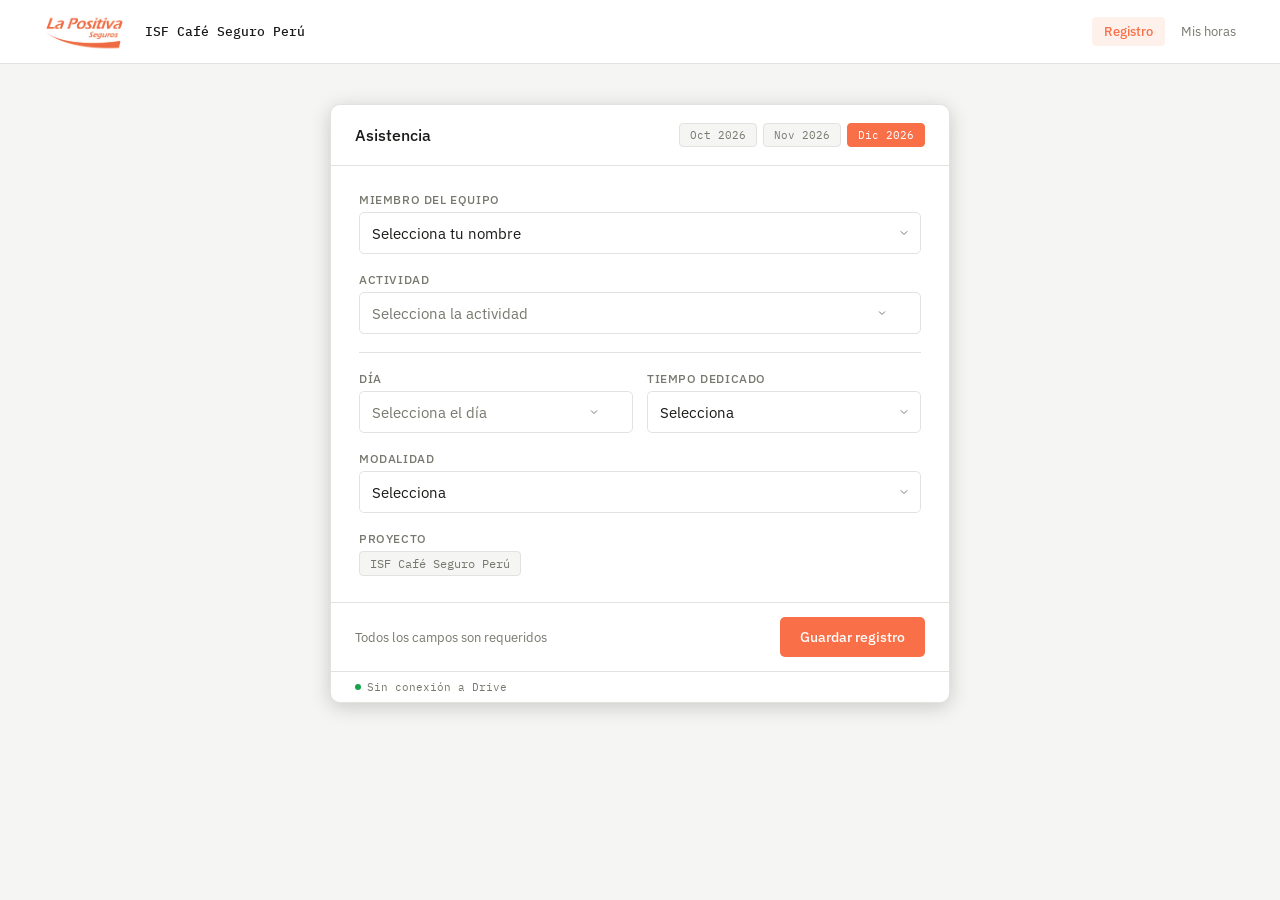
<file: index.html>
<!DOCTYPE html>
<html lang="es">
<head>
  <meta charset="UTF-8">
  <meta http-equiv="refresh" content="0; url=frontend/index.html">
  <title>ISF Peru — Timesheet</title>
</head>
<body>
  <p>Redirigiendo a <a href="frontend/index.html">frontend/index.html</a>…</p>
</body>
</html>
</file>
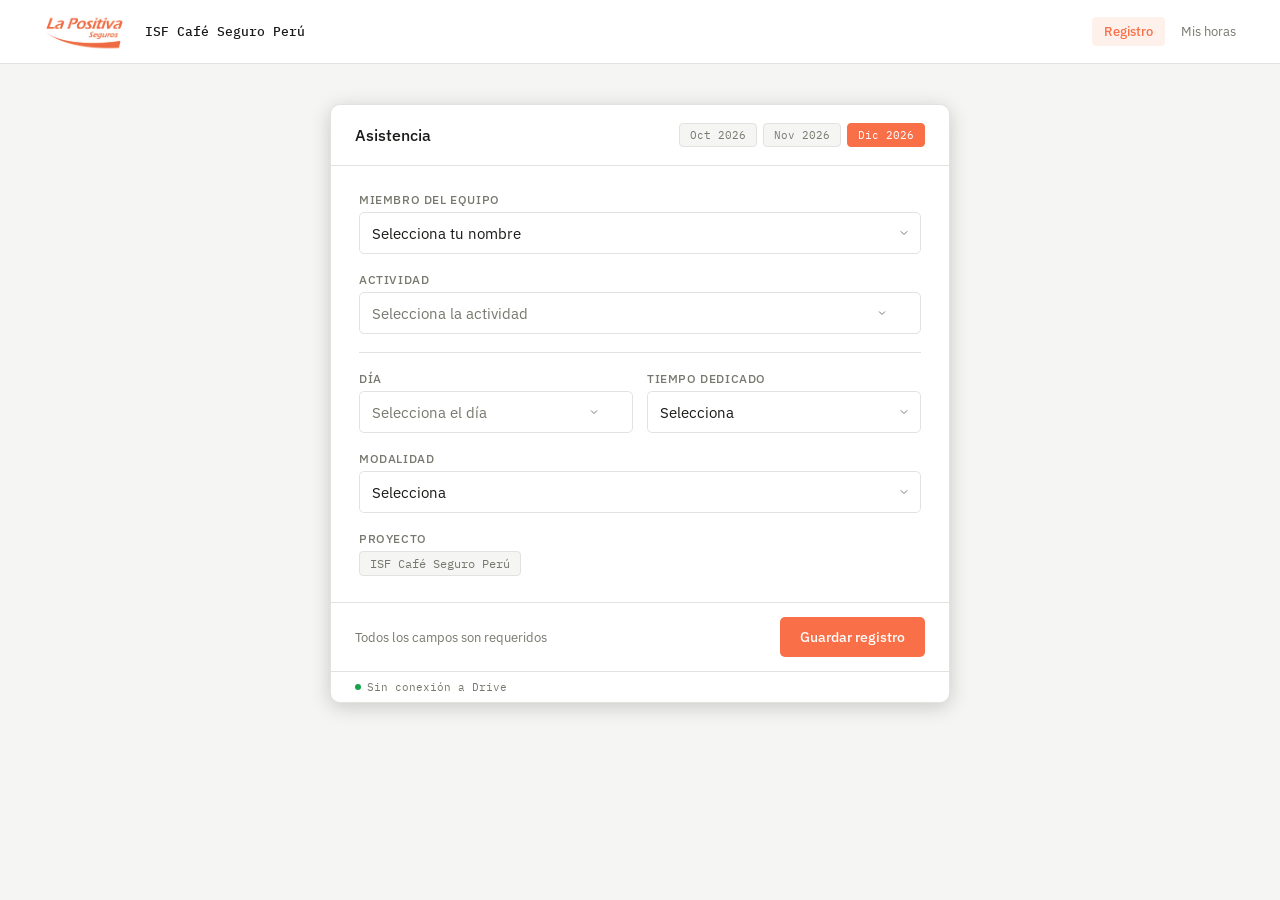
<file: frontend/index.html>
<!DOCTYPE html>
<html lang="es">
<head>
  <meta charset="UTF-8">
  <meta name="viewport" content="width=device-width, initial-scale=1.0">
  <title>ISF Peru — Registro de Participación</title>
  <link rel="icon" type="image/avif" href="img/logo-isf.avif">
  <link rel="icon" type="image/webp" href="img/logo-isf.webp">
  <link href="https://fonts.googleapis.com/css2?family=IBM+Plex+Mono:wght@400;500&family=IBM+Plex+Sans:wght@300;400;500&display=swap" rel="stylesheet">
  <link rel="stylesheet" href="css/styles.css">
  <script src="js/config.js"></script>
  <script src="js/pin-guard.js"></script>
</head>
<body>

<header>
  <a class="logo" href="#">
    <img src="img/logo_la_positiva.png" class="logo-img" alt="">
    ISF Café Seguro Perú
  </a>
  <nav>
    <a href="javascript:void(0)" onclick="location.href=ROUTES.asistencia" class="active">Registro</a>
    <a href="javascript:void(0)" onclick="location.href=ROUTES.horas">Mis horas</a>
  </nav>
</header>

<main>
  <div class="card">

    <div class="card-header">
      <span class="card-title">Asistencia</span>
      <div id="mes-chips" class="mes-chips"></div>
    </div>

    <form id="form-registro" novalidate>

      <div class="field">
        <label for="nombre">Miembro del equipo</label>
        <select id="nombre" name="nombre" required>
          <option value="">Selecciona tu nombre</option>
        </select>
      </div>

      <div class="field">
        <label>Actividad</label>
        <div id="actividad-trigger" class="select-trigger" tabindex="0">
          <span id="actividad-label">Selecciona la actividad</span>
          <svg width="12" height="12" viewBox="0 0 24 24" fill="none" stroke="#78786e" stroke-width="2"><polyline points="6 9 12 15 18 9"/></svg>
        </div>
        <input type="hidden" id="actividad" name="actividad">
        <div id="actividad-progreso" hidden style="margin-top:8px"></div>
      </div>

      <hr>

      <div class="field-row">
        <div class="field">
          <label>Día</label>
          <div id="dia-trigger" class="select-trigger" tabindex="0">
            <span id="dia-label">Selecciona el día</span>
            <svg width="12" height="12" viewBox="0 0 24 24" fill="none" stroke="#78786e" stroke-width="2"><polyline points="6 9 12 15 18 9"/></svg>
          </div>
          <input type="hidden" id="dia" name="dia">
        </div>
        <div class="field">
          <label for="days_worked">Tiempo dedicado</label>
          <select id="days_worked" name="days_worked" required>
            <option value="">Selecciona</option>
            <option value="0.125">0.125 — Octavo de día</option>
            <option value="0.25">0.25 — Cuarto de día</option>
            <option value="0.5">0.5 — Medio día</option>
            <option value="1">1 — Día completo</option>
          </select>
        </div>
      </div>

      <div id="eliminar-registro" hidden>
        <button type="button" id="btn-eliminar" class="btn-eliminar">
          <svg width="14" height="14" viewBox="0 0 24 24" fill="none" stroke="currentColor" stroke-width="2"><polyline points="3 6 5 6 21 6"/><path d="M19 6l-1 14H6L5 6"/><path d="M10 11v6M14 11v6"/><path d="M9 6V4h6v2"/></svg>
          Eliminar este registro
        </button>
      </div>

      <div class="field">
        <label for="lugar">Modalidad</label>
        <select id="lugar" name="lugar" required>
          <option value="">Selecciona</option>
          <option value="Remote">Virtual</option>
          <option value="Field">Presencial</option>
        </select>
      </div>

      <div class="field">
        <label>Proyecto</label>
        <div class="fixed-row">
          <span class="fixed-chip">ISF Café Seguro Perú </span>
        </div>
        <input type="hidden" name="proyecto" value="ISF Peru">
      </div>

    </form>

    <div class="card-footer">
      <span class="hint">Todos los campos son requeridos</span>
      <button type="submit" form="form-registro" id="btn-submit">Guardar registro</button>
    </div>

    <div class="status-bar">
      <span class="status-dot" id="status-dot"></span>
      <span id="status-text">Conectado · Google Drive listo</span>
    </div>

  </div>
</main>

<!-- Panel selector de día -->
<div id="dia-overlay" class="picker-overlay" hidden>
  <div class="picker-panel">
    <div class="picker-header">
      <span style="font-weight:500;font-size:15px;color:var(--text)">Selecciona el día</span>
      <button type="button" id="dia-close" class="picker-close">✕</button>
    </div>
    <ul id="dia-list" class="picker-list"></ul>
  </div>
</div>

<!-- Modal confirmar eliminar -->
<div id="modal-eliminar" class="modal-overlay" hidden>
  <div class="modal">
    <div class="modal-header" style="border-bottom:1px solid #fca5a5">
      <span class="modal-title" style="color:#dc2626">⚠ Eliminar registro</span>
    </div>
    <div class="modal-body">
      <p style="color:var(--text);margin-bottom:12px">¿Estás seguro de eliminar este registro?</p>
      <div class="conf-row"><span class="conf-label">Miembro</span><span id="elim-nombre" class="conf-value"></span></div>
      <div class="conf-row"><span class="conf-label">Día</span><span id="elim-dia" class="conf-value"></span></div>
      <div class="conf-row"><span class="conf-label">Mes</span><span id="elim-mes" class="conf-value"></span></div>
      <p style="font-size:12px;color:#dc2626;margin-top:12px">Esta acción no se puede deshacer.</p>
    </div>
    <div class="modal-footer">
      <button type="button" id="btn-elim-cancelar" class="btn-secondary">Cancelar</button>
      <button type="button" id="btn-elim-confirmar" class="btn-eliminar" style="height:44px;padding:0 22px">Sí, eliminar</button>
    </div>
  </div>
</div>

<!-- Panel selector de actividad -->
<div id="actividad-overlay" class="picker-overlay" hidden>
  <div class="picker-panel">
    <div class="picker-header">
      <input type="text" id="actividad-search" placeholder="Buscar actividad..." autocomplete="off">
      <button type="button" id="actividad-close" class="picker-close">✕</button>
    </div>
    <ul id="actividad-list" class="picker-list"></ul>
  </div>
</div>

<!-- Modal de confirmación -->
<div id="modal-confirm" class="modal-overlay" hidden>
  <div class="modal">
    <div class="modal-header">
      <span class="modal-title">¿Confirmar registro?</span>
    </div>
    <div class="modal-body">
      <div class="conf-row"><span class="conf-label">Miembro</span><span id="conf-nombre" class="conf-value"></span></div>
      <div class="conf-row conf-actividad-row"><span class="conf-label">Actividad</span><span id="conf-actividad" class="conf-value"></span></div>
      <div class="conf-row"><span class="conf-label">Día</span><span id="conf-dia" class="conf-value"></span></div>
      <div class="conf-row"><span class="conf-label">Tiempo</span><span id="conf-tiempo" class="conf-value"></span></div>
      <div class="conf-row"><span class="conf-label">Modalidad</span><span id="conf-lugar" class="conf-value"></span></div>
    </div>
    <div class="modal-footer">
      <button type="button" id="btn-cancelar" class="btn-secondary">Cancelar</button>
      <button type="button" id="btn-confirmar" class="btn-primary">Confirmar y guardar</button>
    </div>
  </div>
</div>

<div id="toast"></div>

<script src="js/form.js"></script>
</body>
</html>
</file>
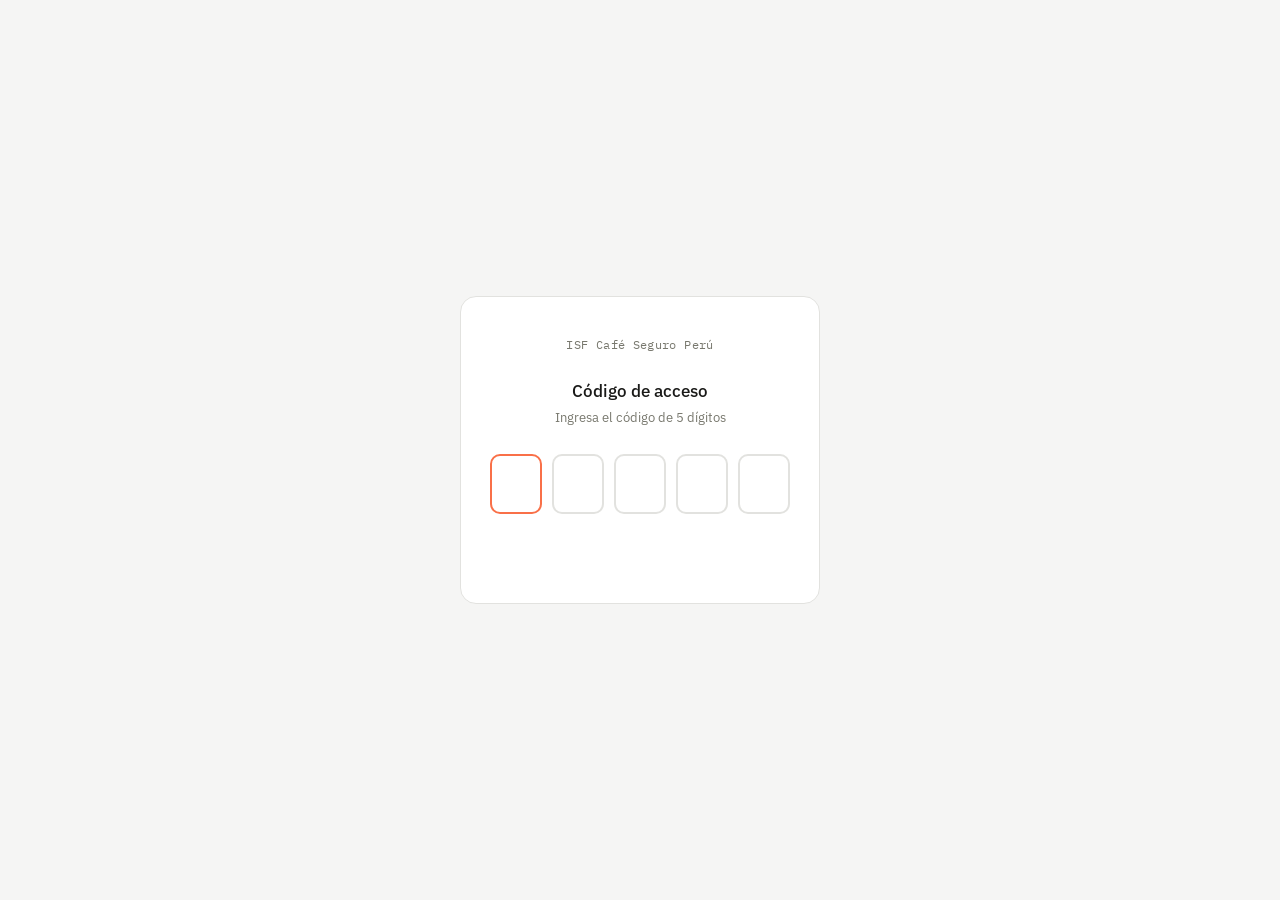
<file: frontend/pin.html>
<!DOCTYPE html>
<html lang="es">
<head>
  <meta charset="UTF-8">
  <meta name="viewport" content="width=device-width, initial-scale=1.0">
  <title>ISF Peru — Acceso</title>
  <link rel="icon" type="image/avif" href="img/logo-isf.avif">
  <link rel="icon" type="image/webp" href="img/logo-isf.webp">
  <link href="https://fonts.googleapis.com/css2?family=IBM+Plex+Mono:wght@400;500&family=IBM+Plex+Sans:wght@300;400;500&display=swap" rel="stylesheet">
  <link rel="stylesheet" href="css/styles.css">
</head>
<body>

<div class="pin-screen">
  <div class="pin-card">

    <p class="pin-logo">ISF Café Seguro Perú</p>
    <p class="pin-title">Código de acceso</p>
    <p class="pin-subtitle">Ingresa el código de 5 dígitos</p>

    <div id="pin-form-area">
      <div class="pin-container">
        <input class="pin-input" type="password" inputmode="numeric" maxlength="1" data-idx="0" autocomplete="new-password">
        <input class="pin-input" type="password" inputmode="numeric" maxlength="1" data-idx="1" autocomplete="new-password">
        <input class="pin-input" type="password" inputmode="numeric" maxlength="1" data-idx="2" autocomplete="new-password">
        <input class="pin-input" type="password" inputmode="numeric" maxlength="1" data-idx="3" autocomplete="new-password">
        <input class="pin-input" type="password" inputmode="numeric" maxlength="1" data-idx="4" autocomplete="new-password">
      </div>
      <p id="pin-error" class="pin-error"></p>
      <p id="pin-attempts" class="pin-attempts"></p>
    </div>

    <div id="pin-blocked-area" hidden>
      <div class="pin-blocked-box">
        <p style="font-weight:500;color:#dc2626;margin-bottom:0.5rem">Acceso bloqueado</p>
        <p style="font-size:13px;color:#78716c">Demasiados intentos fallidos. Intenta de nuevo en <strong id="pin-countdown"></strong>.</p>
      </div>
    </div>

    <div id="pin-loading" class="pin-loading" hidden>Verificando…</div>

  </div>
</div>

<script src="js/config.js"></script>
<script src="js/pin.js"></script>
</body>
</html>
</file>
<file: frontend/css/styles.css>
*, *::before, *::after { box-sizing: border-box; margin: 0; padding: 0; }
[hidden] { display: none !important; }

:root {
  --bg: #f5f5f4;
  --surface: #ffffff;
  --border: #e2e2df;
  --border-focus: #a8a8a3;
  --text: #1a1a18;
  --text-muted: #78786e;
  --accent: #F97048;
  --accent-light: #FEF1EC;
  --teal: #00C9B1;
  --teal-light: #E6FAF8;
  --success: #16a34a;
  --mono: 'IBM Plex Mono', monospace;
  --sans: 'IBM Plex Sans', sans-serif;
}

body {
  font-family: var(--sans);
  background: var(--bg);
  color: var(--text);
  min-height: 100vh;
  display: flex;
  flex-direction: column;
}

header {
  background: var(--surface);
  border-bottom: 1px solid var(--border);
  padding: 0 32px;
  height: 64px;
  display: flex;
  align-items: center;
  justify-content: space-between;
}

.logo {
  display: flex;
  align-items: center;
  gap: 10px;
  font-family: var(--mono);
  font-size: 13px;
  font-weight: 500;
  color: var(--text);
  text-decoration: none;
}

.logo-dot { width: 8px; height: 8px; background: var(--accent); border-radius: 50%; }
.logo-img { height: 44px; width: auto; display: block; }

nav { display: flex; gap: 4px; }

nav a {
  font-size: 13px;
  color: var(--text-muted);
  text-decoration: none;
  padding: 6px 12px;
  border-radius: 4px;
  transition: background 0.15s, color 0.15s;
}

nav a:hover { background: var(--bg); color: var(--text); }
nav a.active { background: var(--accent-light); color: var(--accent); font-weight: 500; }

main {
  flex: 1;
  display: flex;
  align-items: flex-start;
  justify-content: center;
  padding: 40px 24px;
}

.card {
  background: var(--surface);
  border: 1px solid var(--border);
  border-radius: 10px;
  width: 100%;
  max-width: 620px;
  overflow: hidden;
  box-shadow: 0 4px 20px rgba(0,0,0,0.18);
}

.card-header {
  padding: 18px 24px;
  border-bottom: 1px solid var(--border);
  display: flex;
  align-items: center;
  justify-content: space-between;
}

.card-title { font-size: 16px; font-weight: 500; }

.badge {
  font-family: var(--mono);
  font-size: 11px;
  background: var(--bg);
  border: 1px solid var(--border);
  color: var(--text-muted);
  padding: 3px 8px;
  border-radius: 4px;
}

form { padding: 26px 28px; display: flex; flex-direction: column; gap: 18px; }

.field { display: flex; flex-direction: column; gap: 5px; }

.field-row { display: grid; grid-template-columns: 1fr 1fr; gap: 14px; }

label {
  font-size: 12px;
  font-weight: 500;
  color: var(--text-muted);
  letter-spacing: 0.05em;
  text-transform: uppercase;
}

select {
  width: 100%;
  height: 42px;
  padding: 0 32px 0 12px;
  font-family: var(--sans);
  font-size: 15px;
  color: var(--text);
  background: var(--surface);
  border: 1px solid var(--border);
  border-radius: 5px;
  appearance: none;
  -webkit-appearance: none;
  background-image: url("data:image/svg+xml,%3Csvg xmlns='http://www.w3.org/2000/svg' width='12' height='12' viewBox='0 0 24 24' fill='none' stroke='%2378786e' stroke-width='2' stroke-linecap='round' stroke-linejoin='round'%3E%3Cpolyline points='6 9 12 15 18 9'%3E%3C/polyline%3E%3C/svg%3E");
  background-repeat: no-repeat;
  background-position: right 10px center;
  cursor: pointer;
  outline: none;
  transition: border-color 0.15s, box-shadow 0.15s;
}

select:focus { border-color: var(--accent); box-shadow: 0 0 0 3px rgba(249,112,72,0.12); }
select.filled { background-color: #FEF8F5; border-color: #f9bfaa; color: var(--text); }

#dia { font-family: var(--mono); font-size: 13px; }
#dia option:disabled { color: #bbb; }

hr { border: none; border-top: 1px solid var(--border); }

.fixed-row {
  display: flex;
  align-items: center;
  gap: 8px;
}

.fixed-chip {
  font-family: var(--mono);
  font-size: 12px;
  background: var(--bg);
  border: 1px solid var(--border);
  color: var(--text-muted);
  padding: 4px 10px;
  border-radius: 4px;
}

.card-footer {
  padding: 14px 24px;
  border-top: 1px solid var(--border);
  display: flex;
  align-items: center;
  justify-content: space-between;
}

.hint { font-size: 13px; color: var(--text-muted); }

button[type="submit"] {
  height: 40px;
  padding: 0 20px;
  font-family: var(--sans);
  font-size: 14px;
  font-weight: 500;
  color: #fff;
  background: var(--accent);
  border: none;
  border-radius: 5px;
  cursor: pointer;
  transition: opacity 0.15s;
}

button[type="submit"]:hover { opacity: 0.88; }
button[type="submit"]:disabled { opacity: 0.5; cursor: not-allowed; }

.status-bar {
  font-family: var(--mono);
  font-size: 11px;
  color: var(--text-muted);
  padding: 8px 24px;
  border-top: 1px solid var(--border);
  display: flex;
  align-items: center;
  gap: 6px;
}

.status-dot { width: 6px; height: 6px; border-radius: 50%; background: var(--success); }
.status-dot.loading { background: #f59e0b; animation: pulse 1s infinite; }

@keyframes pulse { 0%,100%{opacity:1} 50%{opacity:0.4} }

/* ── Toast ── */
#toast {
  position: fixed;
  bottom: 24px; right: 24px;
  font-size: 13px;
  padding: 10px 16px;
  border-radius: 6px;
  color: #fff;
  background: var(--text);
  opacity: 0;
  transform: translateY(8px);
  transition: opacity 0.2s, transform 0.2s;
  pointer-events: none;
  z-index: 999;
}

#toast.show { opacity: 1; transform: translateY(0); }
#toast.success { background: var(--success); }
#toast.error { background: #dc2626; }

/* ── Chips de mes ── */
.mes-chips { display: flex; gap: 6px; }

.mes-chip {
  font-family: var(--mono);
  font-size: 11px;
  padding: 4px 10px;
  border-radius: 4px;
  border: 1px solid var(--border);
  background: var(--bg);
  color: var(--text-muted);
  cursor: pointer;
  transition: all 0.15s;
}

.mes-chip:hover { border-color: var(--accent); color: var(--accent); }
.mes-chip.disabled, .mes-chip:disabled { opacity: 0.35; cursor: not-allowed; pointer-events: none; }

.mes-chip.active {
  background: var(--accent);
  border-color: var(--accent);
  color: #fff;
}

/* ── Responsive móvil ── */
@media (max-width: 480px) {
  header { padding: 0 16px; }

  main { padding: 16px 12px; }

  .card { border-radius: 6px; }

  form { padding: 18px 16px; gap: 14px; }

  .card-header,
  .card-footer,
  .status-bar { padding-left: 16px; padding-right: 16px; }

  .field-row { grid-template-columns: 1fr; }

  .card-footer { flex-direction: column; align-items: stretch; gap: 10px; }

  button[type="submit"] { width: 100%; justify-content: center; }

  .picker-panel { max-height: 80vh; }

  .modal-footer { flex-direction: column-reverse; }

  .btn-primary,
  .btn-secondary { width: 100%; text-align: center; height: 44px; }
}

/* ── Dashboard ── */
.dash-main {
  flex: 1;
  display: flex;
  flex-direction: column;
  align-items: center;
  gap: 20px;
  padding: 32px 24px;
  width: 100%;
}

.dash-top {
  width: 100%;
  max-width: 1200px;
  display: flex;
  align-items: flex-end;
  justify-content: space-between;
  gap: 16px;
  flex-wrap: wrap;
}

.dash-tabs { display: flex; gap: 6px; }

.dash-tab {
  padding: 8px 18px;
  border-radius: 6px;
  border: 1px solid var(--border);
  background: var(--bg);
  font-family: var(--sans);
  font-size: 14px;
  font-weight: 500;
  color: var(--text-muted);
  cursor: pointer;
  transition: all 0.15s;
}

.dash-tab:hover { border-color: var(--accent); color: var(--accent); }
.dash-tab.active { background: var(--accent); border-color: var(--accent); color: #fff; }

.dash-section { width: 100%; max-width: 1200px; display: flex; flex-direction: column; gap: 16px; }
.dash-section .card { max-width: 100%; }

.stat-row {
  display: grid;
  grid-template-columns: repeat(4, 1fr);
  gap: 12px;
}

.stat-row-3 { grid-template-columns: repeat(3, 1fr); }
.stat-row-5 { grid-template-columns: repeat(5, 1fr); }

.stat-card {
  background: var(--surface);
  border: 1px solid var(--border);
  border-radius: 8px;
  padding: 18px 20px;
}

.stat-label { font-size: 11px; font-weight: 500; color: var(--text-muted); text-transform: uppercase; letter-spacing: 0.05em; }
.stat-value { font-family: var(--mono); font-size: 26px; font-weight: 500; margin-top: 6px; }
.stat-value.accent { color: var(--accent); }
.stat-value.teal   { color: var(--teal); }

.stat-card.teal-card { border-color: var(--teal); background: var(--teal-light); }

.progress-bar-wrap { width: 100%; max-width: 960px; }
.progress-bar-track { width: 100%; height: 8px; background: var(--border); border-radius: 4px; overflow: hidden; }
.progress-bar-fill { height: 100%; background: var(--accent); border-radius: 4px; transition: width 0.4s ease; width: 0%; }
.progress-bar-fill.over { background: #dc2626; }

.badge.teal { background: var(--teal-light); border-color: var(--teal); color: #00a898; }

.semaforo { font-size: 16px; }

/* ── Mini progress bar en tabla ── */
.mini-progress {
  display: flex;
  flex-direction: column;
  gap: 4px;
  min-width: 100px;
}

.mini-bar-track {
  width: 100%;
  height: 6px;
  background: var(--border);
  border-radius: 3px;
  overflow: hidden;
}

.mini-bar-fill {
  height: 100%;
  border-radius: 3px;
  transition: width 0.4s ease;
}

.mini-bar-fill.pendiente   { background: #d1d5db; }
.mini-bar-fill.progreso    { background: var(--teal); }
.mini-bar-fill.completado  { background: var(--teal); }
.mini-bar-fill.advertencia { background: #f59e0b; }
.mini-bar-fill.excedido    { background: #f87171; }

.mini-label {
  font-size: 11px;
  font-weight: 600;
  letter-spacing: 0.02em;
}

.mini-label.pendiente   { color: #9ca3af; }
.mini-label.progreso    { color: var(--teal); }
.mini-label.completado  { color: var(--teal); }
.mini-label.advertencia { color: #d97706; }
.mini-label.excedido    { color: #ef4444; }

/* Filas alternas (zebra) suave sobre fondo blanco */
#horas-body tr:nth-child(even),
#mensual-body tr:nth-child(even) { background: #f0faf9; }
#horas-body tr:hover,
#mensual-body tr:hover { background: #e6f7f5; }

/* La fila excedida mantiene prioridad */
#horas-body tr.fila-excedida { background: #fff8f8; }
#horas-body tr.fila-excedida:hover { background: #fee2e2; }

/* Control presupuestal */
#control-body tr.fila-advertencia { background: #fffbeb; }
#control-body tr.fila-advertencia:hover { background: #fef3c7; }
#control-body tr.fila-excedida { background: #fff8f8; }
#control-body tr.fila-excedida:hover { background: #fee2e2; }

.obs-chip {
  display: inline-block;
  font-size: 10px;
  font-weight: 500;
  border-radius: 4px;
  padding: 1px 5px;
  margin: 1px 2px;
}
.obs-exc { color: #dc2626; background: #fef2f2; border: 1px solid #fecaca; }
.obs-sin { color: #d97706; background: #fffbeb; border: 1px solid #fde68a; }

/* Separador entre actividades asignadas y no asignadas */
#horas-body tr.fila-separador td {
  padding: 6px 12px;
  font-size: 11px;
  font-weight: 600;
  letter-spacing: 0.06em;
  text-transform: uppercase;
  color: #9ca3af;
  background: #f9fafb;
  border-top: 2px solid #e5e7eb;
  border-bottom: 1px solid #e5e7eb;
}

/* Día: mostrar solo número en desktop, solo texto completo en móvil */
.dia-full { display: none; }
.dia-num  { display: inline; }

table { width: 100%; border-collapse: collapse; font-size: 15px; }
th { text-align: left; font-size: 11px; font-weight: 500; color: var(--text-muted); text-transform: uppercase; letter-spacing: 0.05em; padding: 10px 14px; border-bottom: 1px solid var(--border); }
td { padding: 12px 14px; border-bottom: 1px solid var(--border); color: var(--text); }
tr:last-child td { border-bottom: none; }

@media (max-width: 600px) {
  header { padding: 0 16px; }
  .logo { font-size: 12px; }
  .dash-main { padding: 20px 14px; }
  .stat-row,
  .stat-row-3 { grid-template-columns: repeat(2, 1fr); gap: 10px; }

  /* Día completo en móvil */
  .dia-num  { display: none; }
  .dia-full { display: inline; font-weight: 600; color: var(--accent); font-size: 14px; }

  /* Columna Código: ocultar en móvil (la descripción ya lo identifica) */
  .cod-col { display: none; }
  .stat-card { padding: 14px 16px; }
  .stat-value { font-size: 22px; }
  .dash-top { flex-direction: column; align-items: stretch; }
  .dash-tabs { justify-content: stretch; }
  .dash-tab { flex: 1; text-align: center; padding: 10px 12px; }

  /* ── Tablas → tarjetas apiladas ── */
  .card > div[style*="overflow-x"] { overflow-x: visible; }

  table thead { display: none; }

  table tbody tr {
    display: block;
    background: var(--surface);
    border: 1px solid var(--border);
    border-radius: 8px;
    padding: 4px 14px;
    margin-bottom: 12px;
  }
  table tbody tr:last-child { margin-bottom: 0; }

  table tbody td {
    display: flex;
    justify-content: space-between;
    align-items: baseline;
    gap: 14px;
    padding: 9px 0;
    border-bottom: 1px solid var(--border);
    text-align: right;
  }
  table tbody tr td:last-child { border-bottom: none; }

  table tbody td::before {
    content: attr(data-label);
    font-size: 11px;
    font-weight: 600;
    color: var(--text-muted);
    text-transform: uppercase;
    letter-spacing: 0.04em;
    text-align: left;
    flex-shrink: 0;
  }

  /* Celda título: ocupa todo el ancho, sin etiqueta */
  table tbody td.celda-titulo {
    display: block;
    text-align: left;
    padding: 10px 0 8px;
    border-bottom: 2px solid var(--border);
    font-size: 14px;
  }
  table tbody td.celda-titulo::before { content: none; }

  /* Barra de progreso alineada a la derecha dentro de la tarjeta */
  table tbody td .mini-progress { min-width: 130px; align-items: flex-end; }

  /* Filas vacías / mensajes con colspan */
  table tbody td[colspan] { display: block; text-align: center; }
  table tbody td[colspan]::before { content: none; }
}

/* ── Actividad trigger (looks like a select) ── */
.select-trigger {
  width: 100%;
  height: 42px;
  padding: 0 32px 0 12px;
  font-family: var(--sans);
  font-size: 15px;
  color: var(--text);
  background: var(--surface);
  border: 1px solid var(--border);
  border-radius: 5px;
  display: flex;
  align-items: center;
  justify-content: space-between;
  cursor: pointer;
  outline: none;
  transition: border-color 0.15s, box-shadow 0.15s;
  user-select: none;
}

.select-trigger:hover,
.select-trigger:focus { border-color: var(--border-focus); }

.select-trigger.filled { color: var(--text); background-color: #FEF8F5; border-color: #f9bfaa; }
.select-trigger:not(.filled) { color: var(--text-muted); }

.select-trigger svg { flex-shrink: 0; }

/* ── Picker overlay (full screen backdrop) ── */
.picker-overlay {
  position: fixed;
  inset: 0;
  background: rgba(0,0,0,0.35);
  z-index: 200;
  display: flex;
  align-items: center;
  justify-content: center;
  padding: 24px;
}

.picker-overlay[hidden] { display: none; }

.picker-panel {
  background: var(--surface);
  border: 1px solid var(--border);
  border-radius: 10px;
  width: 100%;
  max-width: 620px;
  max-height: 70vh;
  display: flex;
  flex-direction: column;
  overflow: hidden;
  box-shadow: 0 8px 32px rgba(0,0,0,0.18);
}

.picker-header {
  display: flex;
  align-items: center;
  gap: 8px;
  padding: 12px 14px;
  border-bottom: 1px solid var(--border);
}

.picker-header input { display: none; }

.picker-close {
  width: 34px;
  height: 34px;
  border: none;
  background: var(--bg);
  border-radius: 5px;
  cursor: pointer;
  font-size: 14px;
  color: var(--text-muted);
  display: flex;
  align-items: center;
  justify-content: center;
  flex-shrink: 0;
}

.picker-close:hover { background: var(--border); }

.picker-list {
  list-style: none;
  overflow-y: auto;
  padding: 6px 0;
}

.picker-list li {
  padding: 14px 20px;
  font-size: 15px;
  cursor: pointer;
  transition: background 0.1s;
}

.picker-list li:hover { background: var(--bg); }
.picker-list li.selected { background: var(--accent-light); color: var(--accent); font-weight: 500; }

/* ── Modal de confirmación ── */
.modal-overlay {
  position: fixed;
  inset: 0;
  background: rgba(0,0,0,0.35);
  z-index: 300;
  display: flex;
  align-items: center;
  justify-content: center;
  padding: 24px;
}

.modal-overlay[hidden] { display: none; }

.modal {
  background: var(--surface);
  border: 1px solid var(--border);
  border-radius: 12px;
  width: 100%;
  max-width: 560px;
  box-shadow: 0 8px 32px rgba(0,0,0,0.18);
  overflow: hidden;
}

.modal-header {
  padding: 22px 28px;
  border-bottom: 1px solid var(--border);
}

.modal-title { font-size: 18px; font-weight: 600; }

.modal-body { padding: 22px 28px; display: flex; flex-direction: column; gap: 14px; }

.conf-row {
  display: flex;
  align-items: baseline;
  justify-content: space-between;
  gap: 12px;
}

.conf-actividad-row { align-items: flex-start; }
.conf-actividad-row .conf-value { text-align: right; max-width: 70%; }

.conf-label {
  font-size: 13px;
  font-weight: 500;
  color: var(--text-muted);
  text-transform: uppercase;
  letter-spacing: 0.05em;
  flex-shrink: 0;
}

.conf-value { font-size: 17px; font-weight: 500; }

#conf-nombre {
  font-size: 16px;
  font-weight: 600;
  color: var(--accent);
  background: var(--accent-light);
  padding: 3px 10px;
  border-radius: 5px;
  box-shadow: 0 1px 4px rgba(249,112,72,0.2);
}

.modal-footer {
  padding: 18px 28px;
  border-top: 1px solid var(--border);
  display: flex;
  gap: 12px;
  justify-content: flex-end;
}

.btn-secondary {
  height: 44px;
  padding: 0 22px;
  font-family: var(--sans);
  font-size: 15px;
  font-weight: 500;
  color: var(--text);
  background: var(--bg);
  border: 1px solid var(--border);
  border-radius: 5px;
  cursor: pointer;
  transition: background 0.15s;
}

.btn-secondary:hover { background: var(--border); }

.btn-eliminar {
  display: flex;
  align-items: center;
  gap: 6px;
  padding: 8px 16px;
  font-family: var(--sans);
  font-size: 13px;
  font-weight: 500;
  color: #dc2626;
  background: #fef2f2;
  border: 1px solid #fca5a5;
  border-radius: 6px;
  cursor: pointer;
  transition: background 0.15s, border-color 0.15s;
}
.btn-eliminar:hover { background: #fee2e2; border-color: #ef4444; }
.btn-eliminar:disabled { opacity: 0.6; cursor: not-allowed; }

.btn-primary {
  height: 44px;
  padding: 0 26px;
  font-family: var(--sans);
  font-size: 15px;
  font-weight: 500;
  color: #fff;
  background: var(--accent);
  border: none;
  border-radius: 5px;
  cursor: pointer;
  transition: opacity 0.15s;
}

.btn-primary:hover { opacity: 0.88; }
.btn-primary:disabled { opacity: 0.5; cursor: not-allowed; }

/* ── Resumen de equipo ── */
.equipo-resumen {
  display: flex;
  align-items: center;
  gap: 32px;
  padding: 8px 4px;
  margin-left: 1.5rem;
  margin-right: 1.5rem;
}

.equipo-stats {
  display: grid;
  grid-template-columns: 1fr 1fr;
  gap: 18px 28px;
  flex: 1;
}

.eq-stat {
  display: flex;
  flex-direction: column;
  gap: 4px;
}

.eq-stat-num {
  font-family: var(--mono);
  font-size: 30px;
  font-weight: 500;
  line-height: 1;
}

.eq-stat-lbl {
  font-size: 12px;
  color: var(--text-muted);
  text-transform: uppercase;
  letter-spacing: 0.04em;
}

.equipo-donut {
  position: relative;
  width: 170px;
  height: 170px;
  flex-shrink: 0;
}

@media (max-width: 600px) {
  .equipo-resumen { flex-direction: column; gap: 24px; }
  .equipo-donut { width: 150px; height: 150px; }
  .eq-stat-num { font-size: 26px; }
}

/* ── Indicador de conexión (footer) ── */
.conn-status {
  position: fixed;
  bottom: 14px;
  right: 14px;
  z-index: 200;
  display: flex;
  align-items: center;
  gap: 8px;
  padding: 8px 14px;
  border-radius: 20px;
  font-size: 12px;
  font-weight: 500;
  background: var(--surface);
  border: 1px solid var(--border);
  box-shadow: 0 2px 10px rgba(0,0,0,0.08);
  transition: opacity 0.3s;
}

.conn-dot {
  width: 8px;
  height: 8px;
  border-radius: 50%;
  flex-shrink: 0;
}

.conn-status.loading { color: var(--text-muted); }
.conn-status.loading .conn-dot { background: #f59e0b; animation: conn-pulse 1s ease-in-out infinite; }

.conn-status.ok { color: #00a898; }
.conn-status.ok .conn-dot { background: var(--teal); }

.conn-status.error { color: #dc2626; }
.conn-status.error .conn-dot { background: #dc2626; }

@keyframes conn-pulse {
  0%, 100% { opacity: 1; }
  50% { opacity: 0.3; }
}

@media (max-width: 600px) {
  .conn-status { bottom: 10px; right: 10px; left: 10px; justify-content: center; }
}

/* ── Matriz de participación del equipo ── */
.matriz-wrap { overflow-x: auto; padding: 0 4px 16px; }

.matriz-table {
  width: 100%;
  border-collapse: separate;
  border-spacing: 0;
  font-size: 13px;
}

.matriz-table thead tr {
  background: var(--bg);
}

.matriz-table th {
  padding: 10px 8px;
  text-align: center;
  font-size: 11px;
  font-weight: 600;
  color: var(--text-muted);
  text-transform: uppercase;
  letter-spacing: 0.06em;
  border-bottom: 2px solid var(--border);
  white-space: nowrap;
}

.matriz-table th.matriz-nombre { text-align: left; padding-left: 20px; min-width: 170px; }
.matriz-table th.matriz-sec    { min-width: 48px; cursor: default; }
.matriz-table th.matriz-total  { color: var(--text); min-width: 56px; }

/* Celdas */
.matriz-nombre-cel {
  padding: 9px 10px 9px 20px;
  font-weight: 500;
  font-size: 13px;
  color: var(--text);
  white-space: nowrap;
  border-bottom: 1px solid var(--border);
}

.matriz-cel {
  padding: 8px 6px;
  text-align: center;
  font-family: var(--mono);
  font-size: 13px;
  font-weight: 500;
  color: var(--text);
  border-bottom: 1px solid var(--border);
  border-radius: 4px;
}

.matriz-cel-total {
  padding: 9px 12px;
  text-align: center;
  font-family: var(--mono);
  font-size: 14px;
  font-weight: 700;
  color: var(--accent);
  border-bottom: 1px solid var(--border);
}

/* Fila alterna */
.fila-par .matriz-nombre-cel,
.fila-par .matriz-cel,
.fila-par .matriz-cel-total { background-color: #fafafa; }

/* Intensidad por días (debe ir después de "Fila alterna" para ganarle en especificidad) */
.matriz-cel.cel-bajo   { background: #E6FAF8; color: #00857a; }
.matriz-cel.cel-medio  { background: #BDEEF8; color: #00657a; }
.matriz-cel.cel-alto   { background: #F97048; color: #fff; }

/* Fila de totales */
.fila-totales .matriz-nombre-cel {
  font-weight: 700;
  font-size: 12px;
  color: var(--text-muted);
  text-transform: uppercase;
  letter-spacing: 0.04em;
  background: var(--bg);
  border-top: 2px solid var(--border);
}
.fila-totales .matriz-cel { background: var(--bg); border-top: 2px solid var(--border); }
.fila-totales .matriz-cel-footer { background: var(--bg); border-top: 2px solid var(--border); color: var(--teal); }

/* Leyenda */
.matriz-leyenda {
  display: flex;
  gap: 20px;
  padding: 14px 20px 4px;
  font-size: 12px;
  color: var(--text-muted);
}
.ley-item { display: flex; align-items: center; gap: 6px; }
.ley-dot {
  width: 14px;
  height: 14px;
  border-radius: 3px;
  display: inline-block;
}
.ley-dot.cel-bajo   { background: #E6FAF8; border: 1px solid #00C9B1; }
.ley-dot.cel-medio  { background: #BDEEF8; border: 1px solid #0097b2; }
.ley-dot.cel-alto   { background: #F97048; border: none; }

@media (max-width: 600px) {
  .matriz-table th.matriz-sec { min-width: 38px; font-size: 10px; }
  .matriz-nombre-cel { font-size: 12px; min-width: 120px; }
  .matriz-leyenda { flex-wrap: wrap; gap: 12px; }
}

/* ── Pantalla PIN ── */
.pin-screen {
  display: flex;
  flex-direction: column;
  align-items: center;
  justify-content: center;
  min-height: 100vh;
  padding: 1rem;
}

.pin-card {
  background: var(--surface);
  border: 1px solid var(--border);
  border-radius: 16px;
  padding: 2.5rem 2rem;
  width: 100%;
  max-width: 360px;
  text-align: center;
}

.pin-logo {
  font-family: var(--mono);
  font-size: 12px;
  color: var(--text-muted);
  margin-bottom: 1.75rem;
  letter-spacing: 0.03em;
}

.pin-title {
  font-size: 17px;
  font-weight: 500;
  margin-bottom: 0.4rem;
}

.pin-subtitle {
  font-size: 13px;
  color: var(--text-muted);
}

.pin-container {
  display: flex;
  gap: 10px;
  justify-content: center;
  margin: 1.75rem 0 0.75rem;
}

.pin-input {
  width: 52px;
  height: 60px;
  text-align: center;
  font-size: 22px;
  font-family: var(--mono);
  font-weight: 500;
  border: 2px solid var(--border);
  border-radius: 10px;
  background: var(--surface);
  color: var(--text);
  outline: none;
  transition: border-color 0.15s;
  -webkit-text-security: disc;
}

.pin-input:focus { border-color: var(--accent); }
.pin-input.filled { border-color: var(--teal); background: var(--teal-light); }

.pin-error {
  color: #dc2626;
  font-size: 13px;
  min-height: 18px;
  margin-top: 0.25rem;
}

.pin-attempts {
  font-size: 12px;
  color: var(--text-muted);
  margin-top: 0.2rem;
  min-height: 16px;
}

.pin-blocked-box {
  background: #fef2f2;
  border: 1px solid #fecaca;
  border-radius: 10px;
  padding: 1.25rem;
  margin-top: 1.5rem;
}

.pin-loading {
  padding: 1.5rem 0;
  color: var(--text-muted);
  font-size: 14px;
}

@media (max-width: 400px) {
  .pin-input { width: 44px; height: 52px; font-size: 18px; }
  .pin-container { gap: 7px; }
}

/* ══════════════════════════════════════════════
   RESPONSIVE — TABLET  (max 900px)
   ══════════════════════════════════════════════ */
@media (max-width: 900px) {
  .stat-row-5 { grid-template-columns: repeat(3, 1fr); }
  .dash-main { padding: 24px 18px; }
}

/* ══════════════════════════════════════════════
   RESPONSIVE — TABLET  (max 768px)
   ══════════════════════════════════════════════ */
@media (max-width: 768px) {
  header { padding: 0 16px; height: 56px; }
  .logo-img { height: 34px; }
  nav a { padding: 5px 9px; font-size: 12px; }

  main { padding: 20px 14px; align-items: flex-start; }
  .card { max-width: 100%; border-radius: 8px; }
  form { padding: 20px 18px; gap: 16px; }
  .card-header, .card-footer, .status-bar { padding-left: 18px; padding-right: 18px; }

  .dash-main { padding: 20px 14px; gap: 16px; }
  .dash-top { flex-direction: column; align-items: stretch; gap: 12px; }
  .dash-tabs { justify-content: stretch; }
  .dash-tab { flex: 1; text-align: center; font-size: 13px; padding: 9px 10px; }
  .stat-row, .stat-row-3 { grid-template-columns: repeat(2, 1fr); gap: 10px; }
  .stat-row-5 { grid-template-columns: repeat(3, 1fr); gap: 10px; }
  .stat-card { padding: 14px 16px; }
  .stat-value { font-size: 22px; }
  .stat-label { font-size: 10px; }

  .picker-overlay { padding: 16px 12px; }
  .picker-panel { max-height: 80vh; }
  .modal-overlay { padding: 16px 12px; }
  .modal { border-radius: 10px; }
  .modal-header { padding: 18px 20px; }
  .modal-body { padding: 18px 20px; }
  .modal-footer { padding: 14px 20px; }

  .equipo-resumen { margin-left: 1rem; margin-right: 1rem; gap: 20px; }
}

/* ══════════════════════════════════════════════
   RESPONSIVE — MÓVIL  (max 600px) — refuerza reglas existentes
   ══════════════════════════════════════════════ */
@media (max-width: 600px) {
  .stat-row-5 { grid-template-columns: repeat(2, 1fr); }
  .mes-chips { overflow-x: auto; flex-wrap: nowrap; padding-bottom: 4px; }
  .mes-chip { flex-shrink: 0; }

  /* Sub-tabs de Equipo: labels largos, mejor scroll horizontal que estirado */
  #equipo-subtabs { overflow-x: auto; flex-wrap: nowrap; padding-bottom: 4px; }
  #equipo-subtabs .dash-tab { flex: none; white-space: nowrap; }
}

/* ══════════════════════════════════════════════
   RESPONSIVE — MÓVIL PEQUEÑO  (max 480px)
   ══════════════════════════════════════════════ */
@media (max-width: 480px) {
  header { height: 52px; }
  .logo-img { height: 30px; }
  nav { gap: 2px; }
  nav a { font-size: 11px; padding: 5px 8px; }

  main { padding: 12px 8px; }
  .card { border-radius: 6px; box-shadow: 0 2px 10px rgba(0,0,0,0.12); }
  form { padding: 16px 14px; gap: 14px; }
  .card-header { padding: 14px 16px; }
  .card-footer { padding: 12px 16px; flex-direction: column; align-items: stretch; gap: 10px; }
  .card-title { font-size: 15px; }
  .field-row { grid-template-columns: 1fr; }
  button[type="submit"] { width: 100%; height: 44px; }
  .hint { font-size: 12px; }
  .status-bar { padding: 8px 16px; font-size: 11px; }

  .select-trigger { font-size: 14px; }

  /* Picker: centrado en pantalla */
  .picker-overlay { padding: 12px; align-items: center; justify-content: center; }
  .picker-panel { max-height: 86vh; border-radius: 12px; width: calc(100vw - 24px); }
  .picker-list li { padding: 13px 16px; font-size: 14px; }

  /* Modal confirmación: centrado en pantalla */
  .modal-overlay { padding: 12px; align-items: center; justify-content: center; }
  .modal { border-radius: 12px; width: calc(100vw - 24px); max-width: 100%; }
  .modal-header { padding: 16px 18px; }
  .modal-body { padding: 16px 18px; gap: 12px; }
  .modal-footer { padding: 12px 18px; flex-direction: column-reverse; gap: 10px; }
  .btn-primary, .btn-secondary { width: 100%; text-align: center; height: 48px; justify-content: center; }
  .conf-value { font-size: 15px; }
  .modal-title { font-size: 16px; }

  .dash-main { padding: 14px 10px; gap: 14px; }
  .stat-row, .stat-row-3, .stat-row-5 { grid-template-columns: repeat(2, 1fr); gap: 8px; }
  .stat-card { padding: 12px 14px; }
  .stat-value { font-size: 20px; }

  .equipo-resumen { flex-direction: column; gap: 20px; margin: 0 0.75rem; }
  .equipo-stats { gap: 14px 20px; }
  .eq-stat-num { font-size: 24px; }
  .equipo-donut { width: 140px; height: 140px; }

  /* Toast centrado en pantalla */
  #toast {
    bottom: auto; top: 50%; left: 50%;
    transform: translateX(-50%) translateY(calc(-50% + 8px));
    right: auto;
    width: max-content; max-width: calc(100vw - 32px);
    text-align: center;
  }
  #toast.show { transform: translateX(-50%) translateY(-50%); }

  .conn-status { bottom: 8px; right: 8px; left: 8px; font-size: 11px; padding: 6px 12px; }

  table tbody td { padding: 8px 0; font-size: 13px; }
  table tbody td::before { font-size: 10px; }
  .mini-progress { min-width: 110px; }
  .mini-label { font-size: 10px; }
  .mini-bar-track { height: 5px; }

  .matriz-table th { font-size: 9px; padding: 8px 4px; }
  .matriz-nombre-cel { font-size: 11px; padding-left: 10px; min-width: 100px; }
  .matriz-cel, .matriz-cel-total { font-size: 11px; padding: 6px 3px; }
  .matriz-leyenda { padding: 10px 12px 4px; font-size: 11px; }

  .pin-card { padding: 2rem 1.25rem; border-radius: 12px; }
}
</file>
